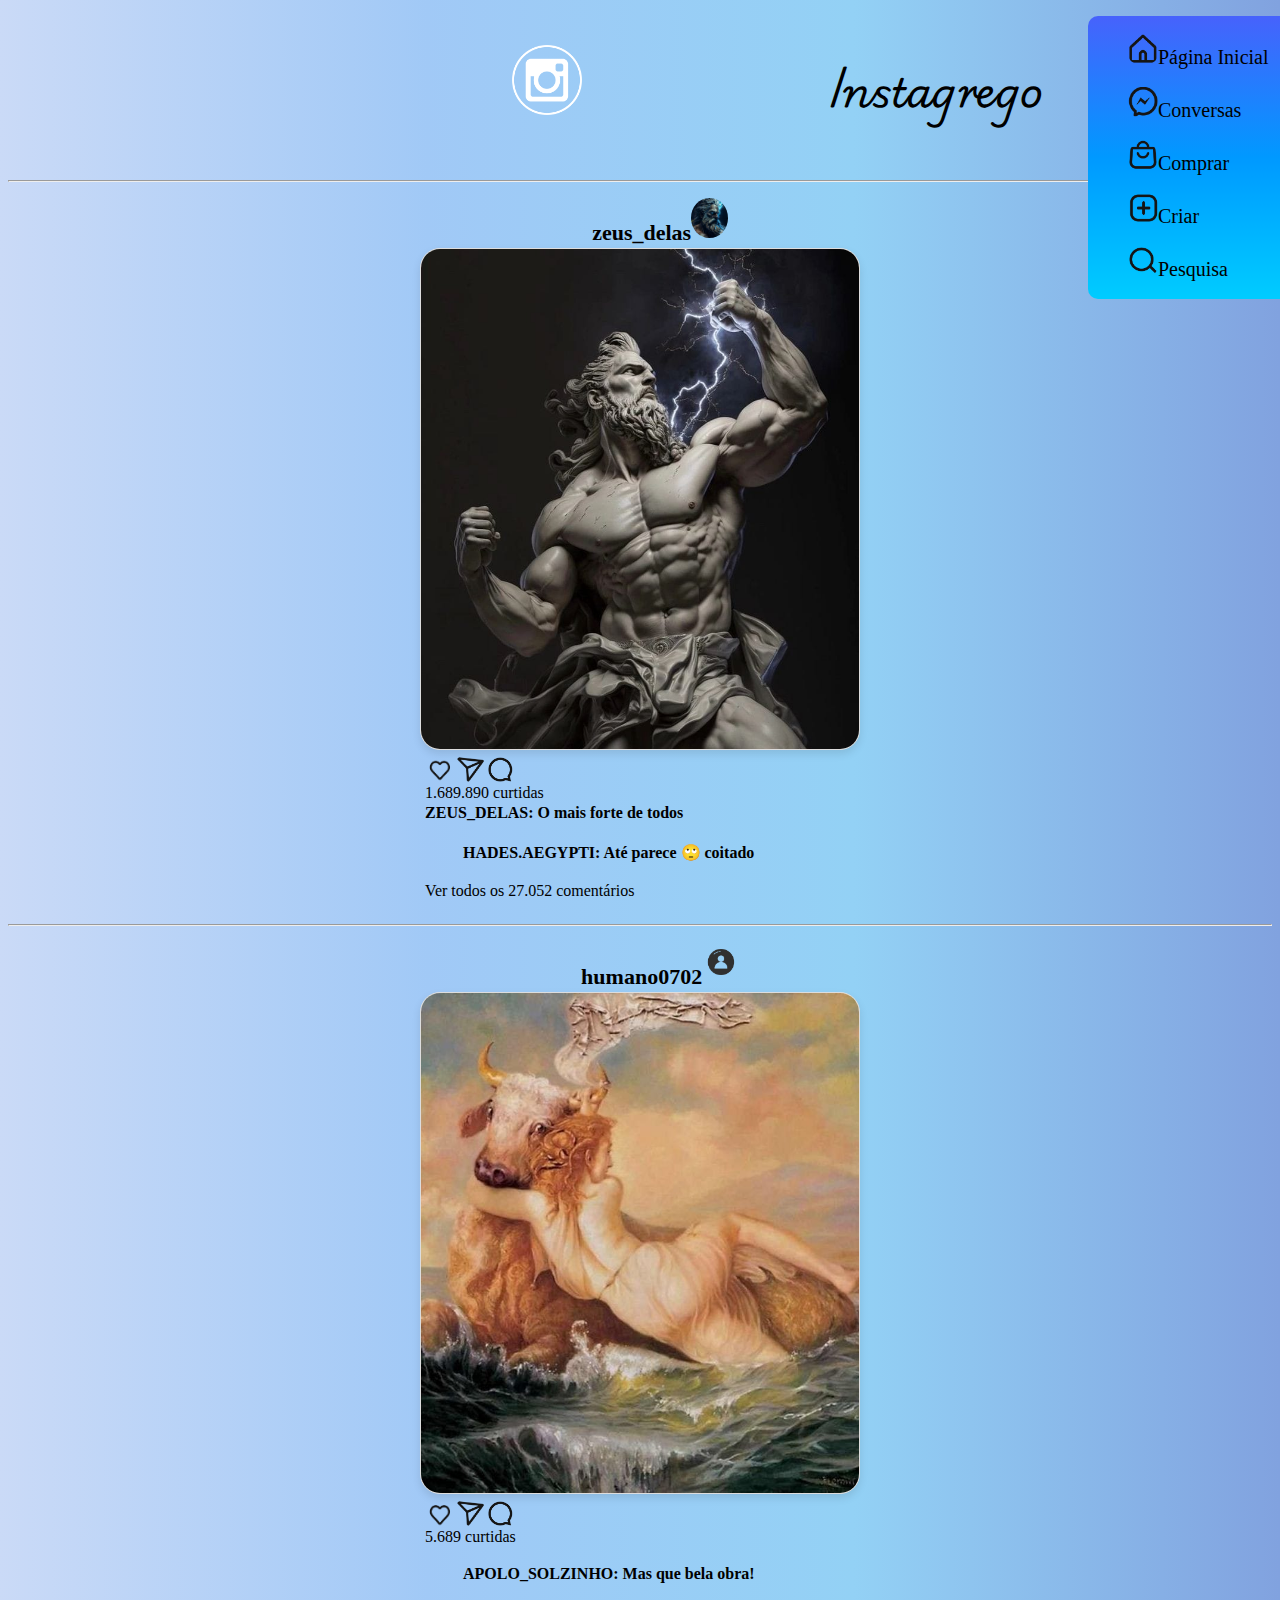
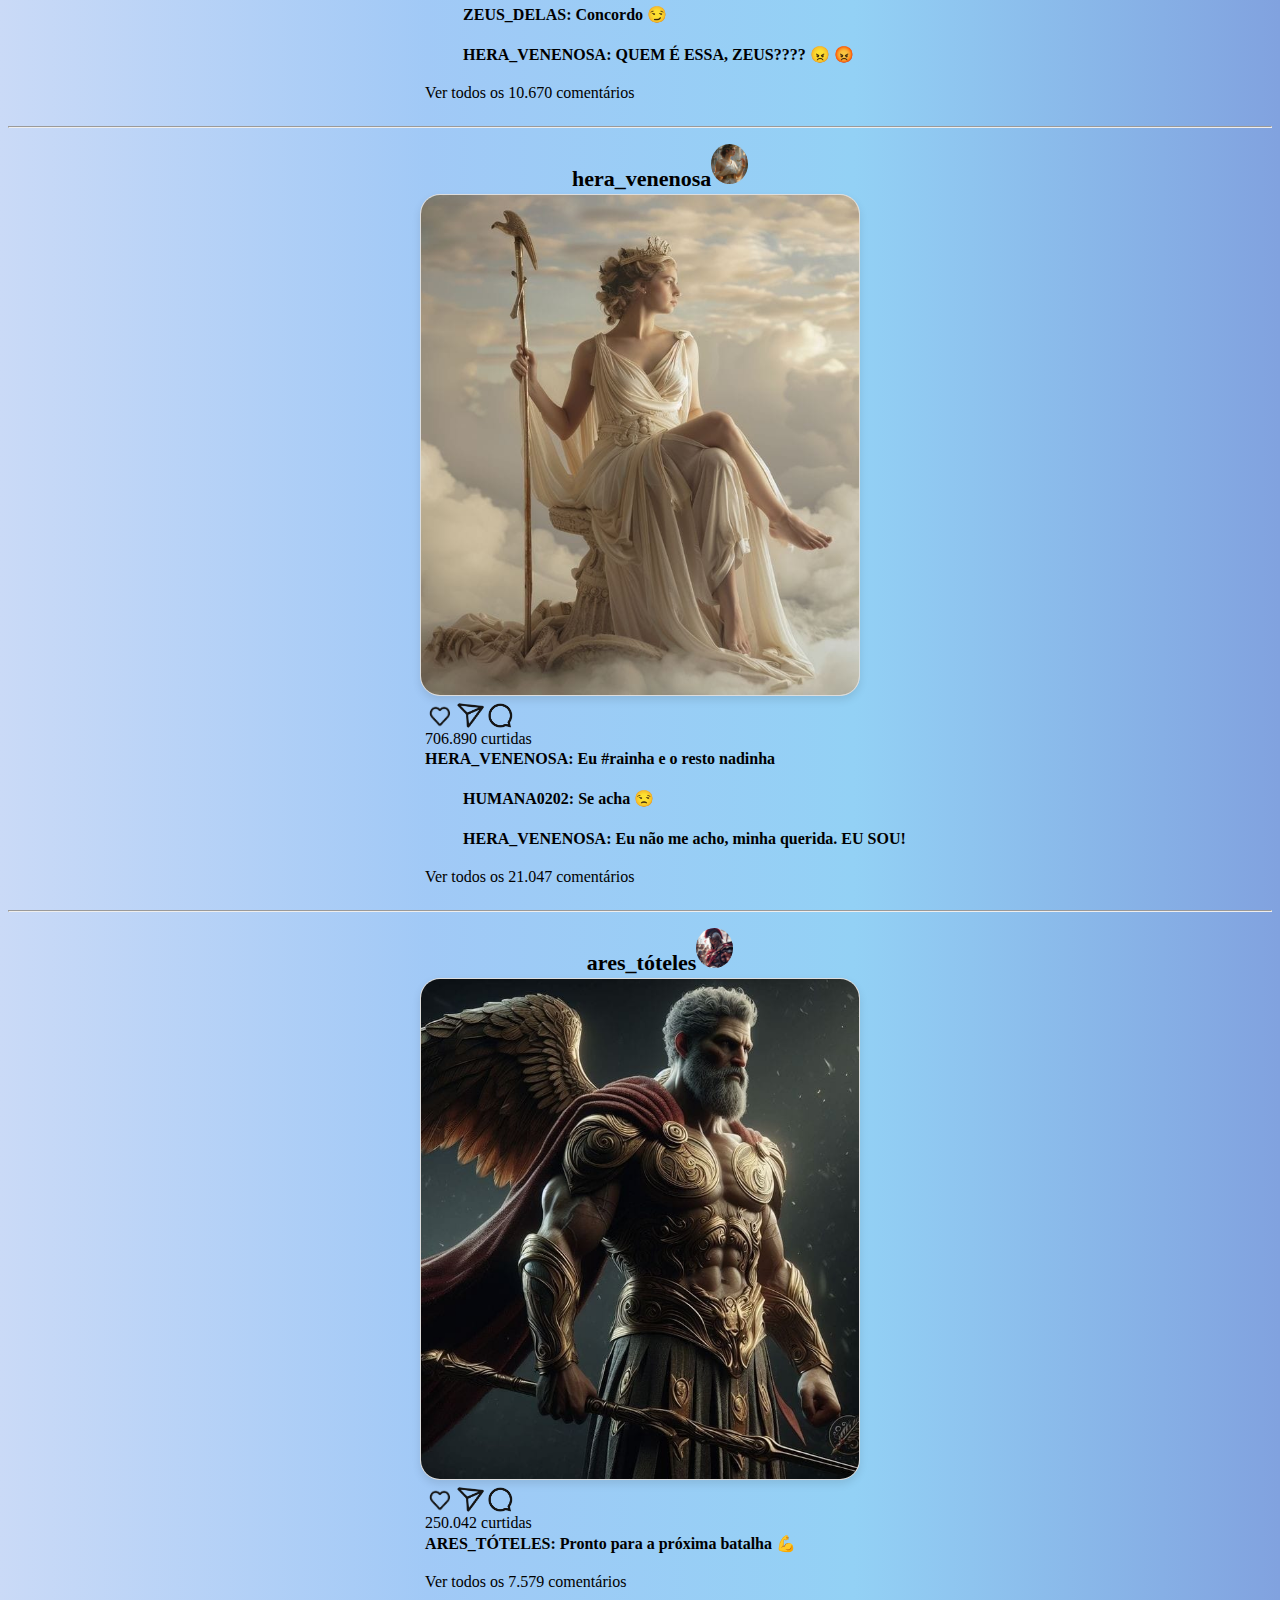
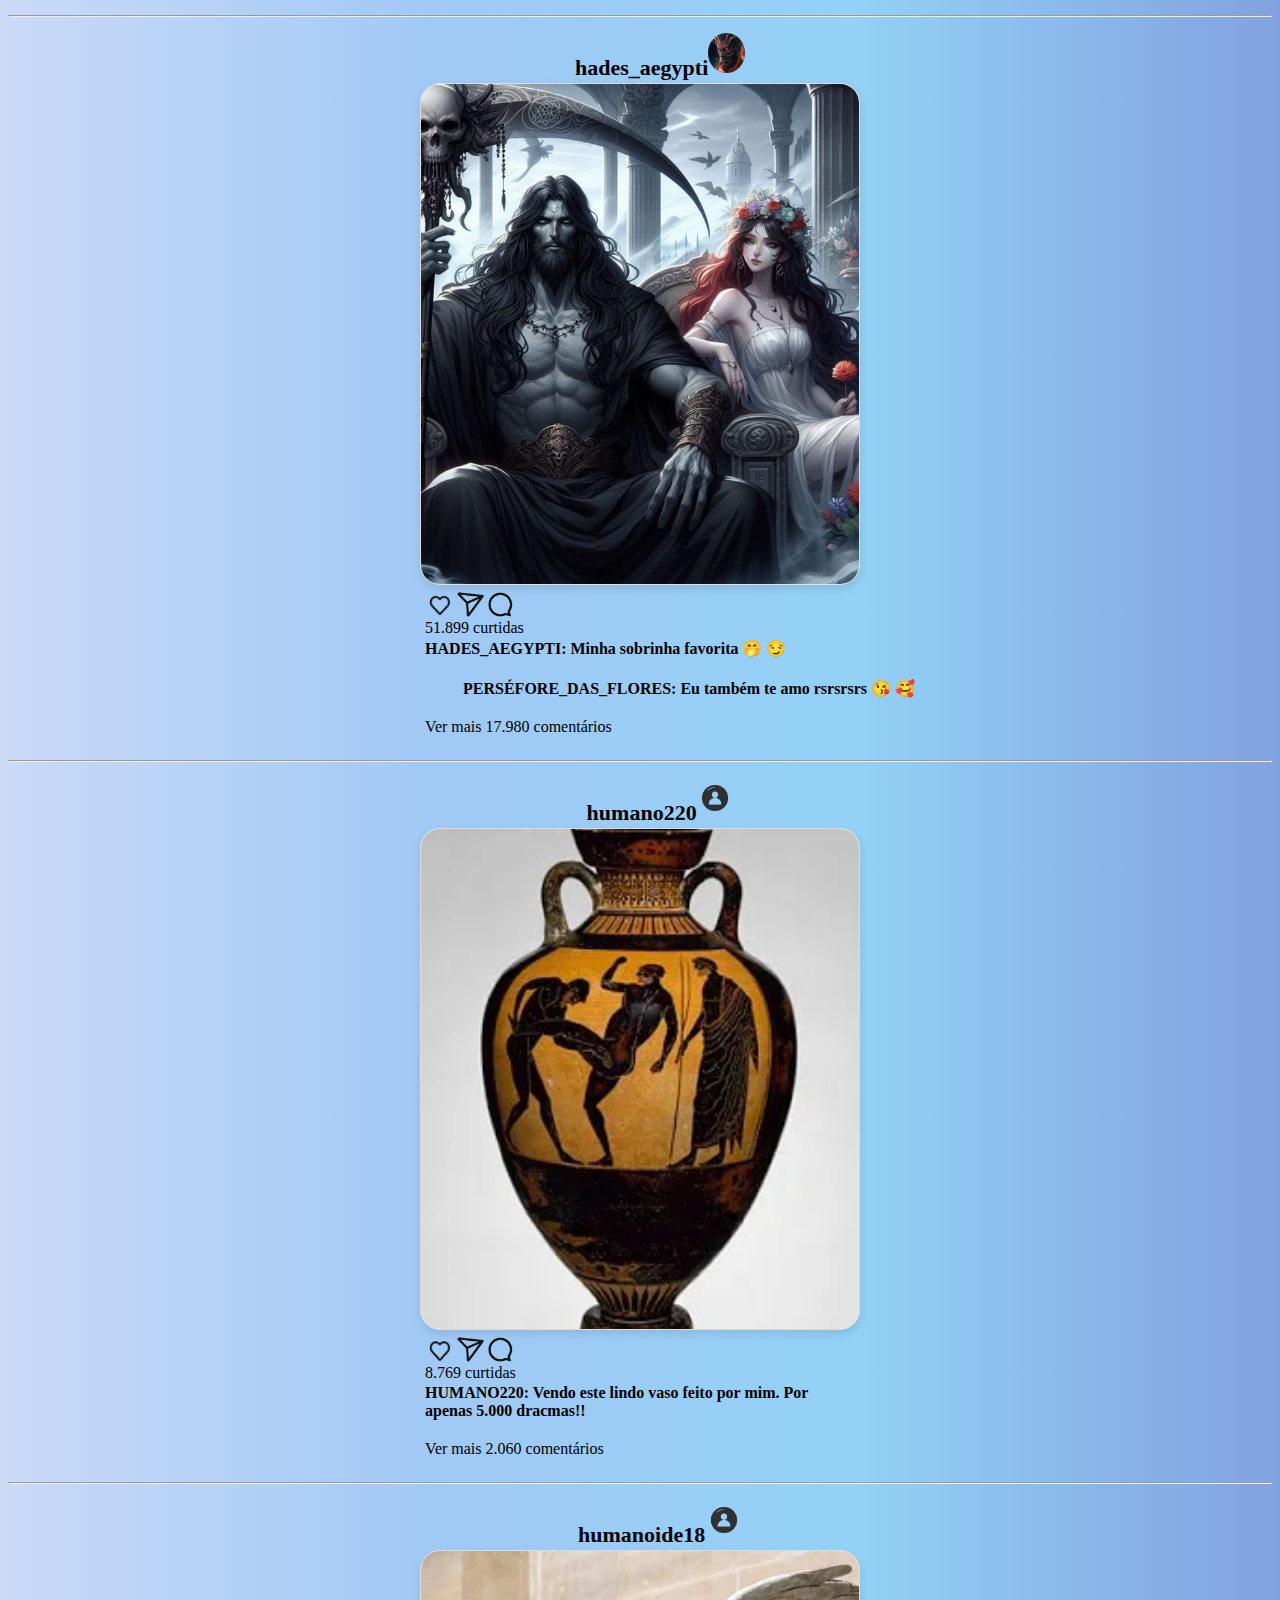
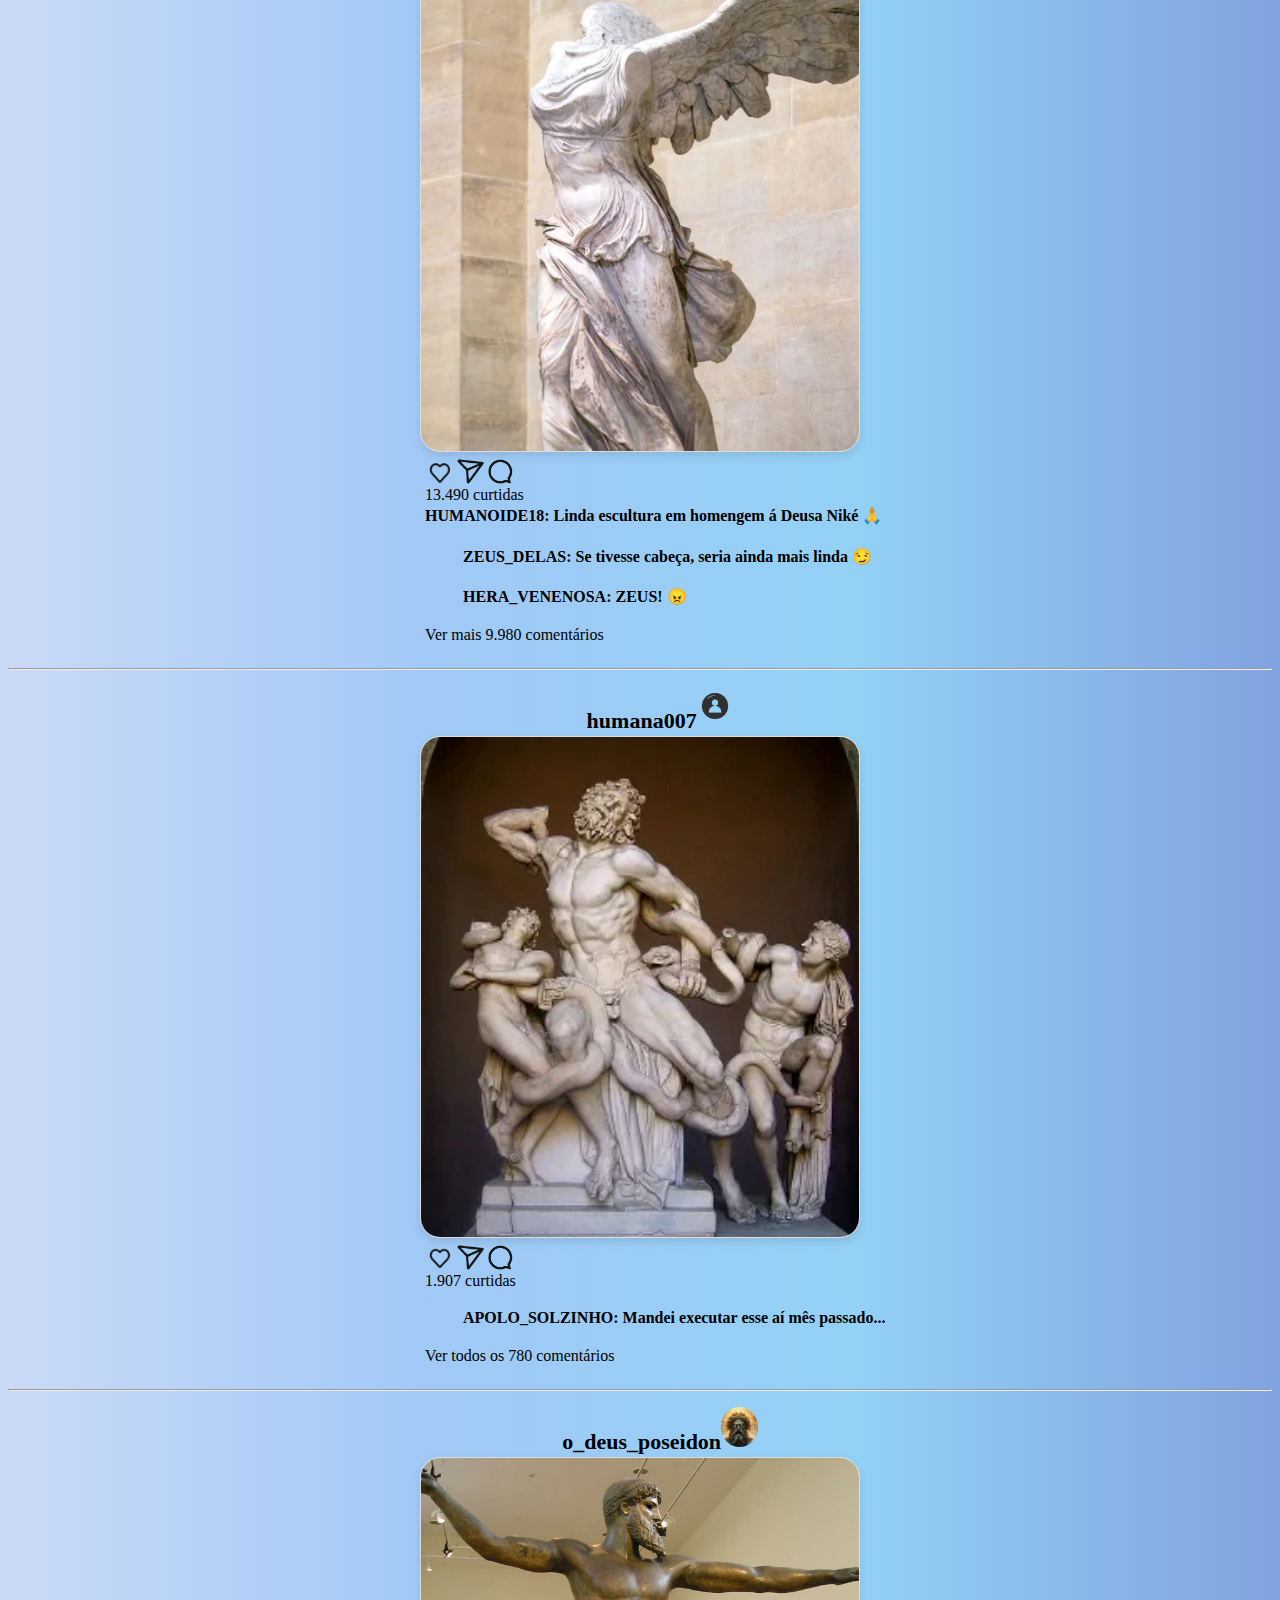
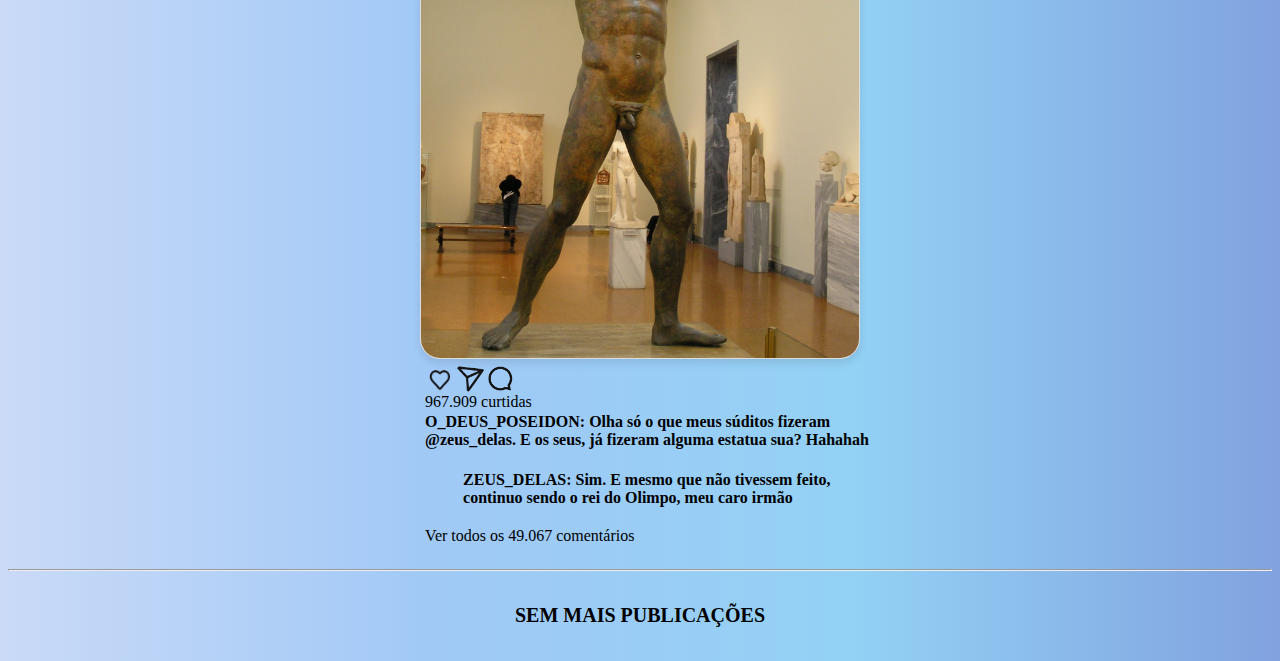
<file: index.html>
<!DOCTYPE html>
<html lang="en">
<head>
    <meta charset="UTF-8">
    <meta name="viewport" content="width=device-width, initial-scale=1.0">
    <link rel="stylesheet" href="./Instagrego/Página inicial/style/style.css">
    <link rel="icon" href="./Instagrego/Página inicial/img/ícone.png">
    <link rel="preconnect" href="https://fonts.gstatic.com" crossorigin>
<link href="https://fonts.googleapis.com/css2?family=Playwrite+AU+VIC:wght@100..400&display=swap" rel="stylesheet">
    <title>Instagrego</title>
</head>
<body>
    <img id="insta" src="./Instagrego/Página inicial/img/ícone.png" alt=""><h1>Instagrego</h1>
    <br>
        <ol>
            <br>
            <li><img src="./Instagrego/Página inicial/img/icon home.png" alt=""><a href="./index.html">Página Inicial</a></li>
            <br>
            <li><img src="./Instagrego/Página inicial/img/icon direct.png" alt=""><a href="./Conversas/direct.html">Conversas</a></li>
            <br>
            <li><img src="./Instagrego/Página inicial/img/icon compras.png" alt="">Comprar</li>
            <br>
            <li><img src="./Instagrego/Página inicial/img/icone publicar.png" alt="">Criar</li>
            <br>
            <li><img src="./Instagrego/Página inicial/img/icon pesquisa.png" alt="">Pesquisa</li>
            <br>
        </ol>
    <hr>
    <ul>
    <h3>zeus_delas</h3><img class="perfil" src="./Conversas/img/Zeus-perfil.jpg" alt="">
    </ul>
    <div>
        <img src="./Instagrego/Página inicial/img/zeus.jfif">
    </div>
    <section>
        <img src="./Instagrego/Página inicial/img/icon coração.png" alt="">
        <img src="./Instagrego/Página inicial/img/icon compartilhar.png" alt="">
        <img src="./Instagrego/Página inicial/img/icon comentário.png" alt="">
    </section>
    <p>1.689.890 curtidas</p>
    <h4 class="legenda">ZEUS_DELAS: O mais forte de todos</h4>
    <h4>HADES.AEGYPTI: Até parece &#128580; coitado</h4>
    <p>Ver todos os 27.052 comentários</p>
    <br>
    <hr>
    <ul>
        <h3>humano0702</h3><img class="perfil" src="./Instagrego/Página inicial/img/perfil 'humanos'.png" alt="">
    </ul>
    <div>
        <img src="./Instagrego/Página inicial/img/touro.jfif">
    </div>
    <section>
        <img src="./Instagrego/Página inicial/img/icon coração.png" alt="">
        <img src="./Instagrego/Página inicial/img/icon compartilhar.png" alt="">
        <img src="./Instagrego/Página inicial/img/icon comentário.png" alt="">
    </section>
    <p>5.689 curtidas</p>
    <h4>APOLO_SOLZINHO: Mas que bela obra!</h4>
    <h4>ZEUS_DELAS: Concordo &#128527;</h4>
    <h4>HERA_VENENOSA: QUEM É ESSA, ZEUS????  &#128544; &#128545;</h4>
    <p>Ver todos os 10.670 comentários</p>
    <br>
    <hr>
    <ul>
        <h3>hera_venenosa</h3><img class="perfil" src="./Conversas/img/Hera_perfil.jfif" alt="">
    </ul>
    <div>
        <img src="./Instagrego/Página inicial/img/hera.jfif">
    </div>
    <section>
        <img src="./Instagrego/Página inicial/img/icon coração.png" alt="">
        <img src="./Instagrego/Página inicial/img/icon compartilhar.png" alt="">
        <img src="./Instagrego/Página inicial/img/icon comentário.png" alt="">
    </section>
    <p>706.890 curtidas</p>
    <h4 class="legenda">HERA_VENENOSA: Eu #rainha e o resto nadinha</h4>
    <h4>HUMANA0202: Se acha &#128530;</h4>
    <h4>HERA_VENENOSA: Eu não me acho, minha querida. EU SOU!</h4>
    <p>Ver todos os 21.047 comentários</p>
    <br>
    <hr>
    <ul>
        <h3>ares_tóteles</h3><img class="perfil" src="./Conversas/img/Ares_perfil.jfif" alt="">
    </ul>
    <div>
        <img src="./Instagrego/Página inicial/img/ares.jfif">
    </div>
    <section>
        <img src="./Instagrego/Página inicial/img/icon coração.png" alt="">
        <img src="./Instagrego/Página inicial/img/icon compartilhar.png" alt="">
        <img src="./Instagrego/Página inicial/img/icon comentário.png" alt="">
    </section>
    <p>250.042 curtidas</p>
    <h4 class="legenda">ARES_TÓTELES: Pronto para a próxima batalha &#128170;</h4>
    <p>Ver todos os 7.579 comentários</p>
    <br>
    <hr>
    <ul>
    <h3>hades_aegypti</h3><img class="perfil" src="./Conversas/img/Hades_perfil.jfif" alt="">
    </ul>
    <div>
        <img src="./Instagrego/Página inicial/img/persefone e hades.jfif">
    </div>
    <section>
        <img src="./Instagrego/Página inicial/img/icon coração.png" alt="">
        <img src="./Instagrego/Página inicial/img/icon compartilhar.png" alt="">
        <img src="./Instagrego/Página inicial/img/icon comentário.png" alt="">
    </section>
    <p>51.899 curtidas</p>
    <h4 class="legenda">HADES_AEGYPTI: Minha sobrinha favorita &#129325; &#128527;</h4>
    <h4>PERSÉFORE_DAS_FLORES: Eu também te amo rsrsrsrs &#128536; &#129392;</h4>
    <p>Ver mais 17.980 comentários</p>
    <br>
    <hr>
    <ul>
        <h3>humano220</h3><img class="perfil" src="./Instagrego/Página inicial/img/perfil 'humanos'.png" alt="">
    </ul>
    <div>
        <img src="./Instagrego/Página inicial/img2/vaso.webp">
    </div>
    <section>
        <img src="./Instagrego/Página inicial/img/icon coração.png" alt="">
        <img src="./Instagrego/Página inicial/img/icon compartilhar.png" alt="">
        <img src="./Instagrego/Página inicial/img/icon comentário.png" alt="">
    </section>
    <p>8.769 curtidas</p>
    <h4 class="legenda">HUMANO220: Vendo este lindo vaso feito por mim. Por<br>
        apenas 5.000 dracmas!!</h4>
    <p>Ver mais 2.060 comentários</p>
    <br>
    <hr>
    <ul>
        <h3>humanoide18</h3><img class="perfil" src="./Instagrego/Página inicial/img/perfil 'humanos'.png" alt="">
    </ul>
    <div>
        <img src="./Instagrego/Página inicial/img2/asas.webp">
    </div>
    <section>
        <img src="./Instagrego/Página inicial/img/icon coração.png" alt="">
        <img src="./Instagrego/Página inicial/img/icon compartilhar.png" alt="">
        <img src="./Instagrego/Página inicial/img/icon comentário.png" alt="">
    </section>
    <p>13.490 curtidas</p>
    <h4 class="legenda">HUMANOIDE18: Linda escultura em homengem á Deusa Niké  &#128591;</h4>
    <h4>ZEUS_DELAS: Se tivesse cabeça, seria ainda mais linda &#128527;</h4>
    <h4>HERA_VENENOSA: ZEUS! &#128544; </h4>
    <p>Ver mais 9.980 comentários</p>
    <p></p>
    <br>
    <hr>
    <ul>
        <h3>humana007</h3><img class="perfil" src="./Instagrego/Página inicial/img/perfil 'humanos'.png" alt="">
    </ul>
    <div>
        <img src="./Instagrego/Página inicial/img2/laoconte.webp">
    </div>
    <section>
        <img src="./Instagrego/Página inicial/img/icon coração.png" alt="">
        <img src="./Instagrego/Página inicial/img/icon compartilhar.png" alt="">
        <img src="./Instagrego/Página inicial/img/icon comentário.png" alt="">
    </section>
    <p>1.907 curtidas</p>
    <h4>APOLO_SOLZINHO: Mandei executar esse aí mês passado...</h4>
    <p>Ver todos os 780 comentários</p>
    <br>
    <hr>
    <ul>
        <h3>o_deus_poseidon</h3><img class="perfil" src="./Instagrego/Página inicial/img/poseidon.jpg" alt="">
    </ul>
    <div>
        <img src="./Instagrego/Página inicial/img2/estatua 2.jpeg">
    </div>
    <section>
        <img src="./Instagrego/Página inicial/img/icon coração.png" alt="">
        <img src="./Instagrego/Página inicial/img/icon compartilhar.png" alt="">
        <img src="./Instagrego/Página inicial/img/icon comentário.png" alt="">
    </section>
    <p>967.909 curtidas</p>
    <h4 class="legenda">O_DEUS_POSEIDON: Olha só o que meus súditos fizeram <br> 
        @zeus_delas. E os seus, já fizeram alguma estatua sua? Hahahah</h4>
    <h4>ZEUS_DELAS: Sim. E mesmo que não tivessem feito, <br>
        continuo sendo o rei do Olimpo, meu caro irmão</h4>
    <p>Ver todos os 49.067 comentários</p>
    <br>
    <hr>
    <h5>SEM MAIS PUBLICAÇÕES</h5>

</body>
</html>
</file>
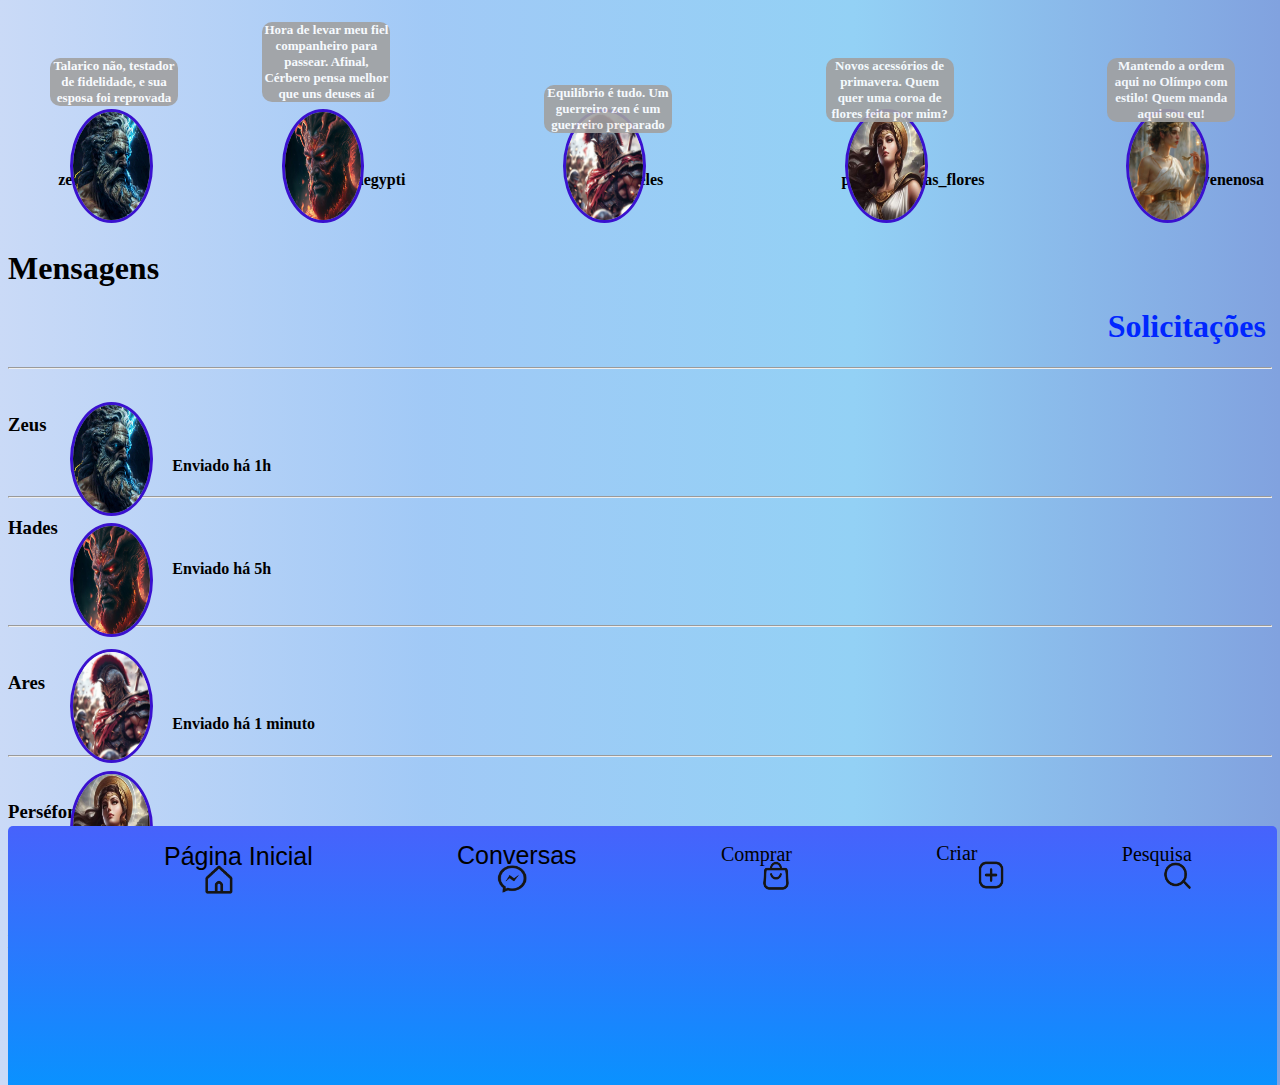
<file: Conversas/direct.html>
<!DOCTYPE html>
<html lang="en">
<head>
    <meta charset="UTF-8">
    <meta name="viewport" content="width=device-width, initial-scale=1.0">
    <title>Direct</title>
    <link rel="stylesheet" href="./css/style.css">
    <link rel="icon" href="../Instagrego/Página inicial/img/icon direct.png">
</head>
<body>
    <div class="nome">
    <h4 class="baixo">zeus_delas</h4>
    <h4 class="t">hades_aegypti</h4>
    <h4 class="b">ares_tóteles</h4>
    <h4 class="m">perséfone_das_flores</h4>
    <h4 class="e">hera_venenosa</h4>
    </div>

    <div>
        <img src="./img/Zeus-perfil.jpg" alt="">
        <h5> Talarico não, testador de fidelidade, e sua esposa foi reprovada</h5>
       
        <img class="hades_foto" src="./img/Hades_perfil.jfif" alt="">
        <h5 class="nth">Hora de levar meu fiel companheiro para passear. Afinal, Cérbero pensa melhor que uns deuses aí</h5>
        
        <img class="ares_foto" src="./img/Ares_perfil.jfif" alt="">
        <h5 class="nta">Equilíbrio é tudo. Um guerreiro zen é um guerreiro preparado</h5>
       
        <img class="perse_perfil" src="./img/Perséfone_perfil.jfif" alt="">
        <h5 class="ntp">Novos acessórios de primavera. Quem quer uma coroa de flores feita por mim?</h5>
       
        <img class="hera_perfil" src="./img/Hera_perfil.jfif" alt="">
        <h5 class="nts">Mantendo a ordem aqui no Olímpo com estilo! Quem manda aqui sou eu!  </h5>
        
    </div>
    <br>
    <div>
        <h1>Mensagens</h1>
        <h1 class="soli">Solicitações</h1>
        <hr>
        <br>
        <img class="msz" src="./img/Zeus-perfil.jpg" alt="">
        <h3>Zeus</h3>
        <h4>Enviado há 1h</h4>
        <hr>
        <img class="h" src="./img/Hades_perfil.jfif" alt="">
        <h3>Hades</h3>
        <h4>Enviado há 5h</h4>
        <br>
        <hr>
        <br>
        <img class="a" src="./img/Ares_perfil.jfif" alt="">
        <h3>Ares</h3>
        <h4>Enviado há 1 minuto</h4>
        <hr>
        <br>
        <img class="p" src="./img/Perséfone_perfil.jfif" alt="">
        <h3>Perséfone</h3>
        <h4>Enviado há 5 minutos</h4>
        <hr>
        <br>
        <img class="r" src="./img/Hera_perfil.jfif" alt="">
        <h3>Hera</h3>
        <h4>Enviado há 10 sem</h4>
    </div>
    <hr>
    <br>
    <hr>
    <br>
    <ol>
        <br>
        <li><img src="../Instagrego/Página inicial/img/icon home.png" alt=""><a href="../index.html">Página Inicial</a></li>
        <br>
        <li><img src="../Instagrego/Página inicial/img/icon direct.png" alt=""><a href="../Conversas/direct.html">Conversas</a></li>
        <br>
        <li><img src="../Instagrego/Página inicial/img/icon compras.png" alt="">Comprar</li>
        <br>
        <li><img src="../Instagrego/Página inicial/img/icone publicar.png" alt="">Criar</li>
        <br>
        <li><img src="../Instagrego/Página inicial/img/icon pesquisa.png" alt="">Pesquisa</li>
        <br>
    </ol>

</body>
</html>
</file>
<file: Instagrego/Página inicial/style/style.css>
body{
    background-image: linear-gradient(to right, rgb(202, 218, 247), rgba(93, 162, 240, 0.582), rgb(147, 209, 245), rgb(129, 162, 223));
}

ul{
    justify-content:center;
    display: flex;
    list-style: none;
    margin-bottom: -20px;
}
p{
    margin-left: 33%;
    margin-top: -1px;
    margin-bottom: -2px;
}
h5{
    font-size: 20px;
    text-align: center;
    justify-content: center;
}
li{
    list-style: none;
}
.legenda{
    margin-top: 4px;
    margin-left: 33%;
}
h4{
    margin-left: 36%;
}
h3{
    font-size: 22px;
}
ol img{
    width: 30px;
    height: 30px;
    position: relative;
}
ol{
    position: fixed;
    background-image: linear-gradient(rgb(71, 98, 252), rgb(0, 153, 255), rgb(0, 204, 255));
    width: 172px;
    border-radius: 10px;
    left: 85%;
    top: 0;
}
ol li{
    font-size: 20px;
}
ol a{
    text-decoration: none;
    color: black;
}
div{
    width: 33%;
    height: 480px;
    margin-bottom: 10px;
    padding: 10px;
    border-radius: 20px;
    margin: 0 auto 5px;
    border: 1px solid #ddd;
    overflow: hidden;
    position: relative;
    box-shadow: 0 4px 8px rgba(0, 0, 0, 0.1);
    background-color: #ffffff;
}
section{
    width: 30px;
    height: 30;
    display: flex;
    margin-left: 33%;
}
section img{
    width: 30px;
    height: 30;
    position: relative;
    
}
.perfil{
    position: relative;
    width: 3%;
    height: 40px;
    border-radius: 50%;
}
#insta{
    position: absolute;
    width: 70px;
    height: 70px;
    top: 5%;
    border: none;
    left: 40%;
    border-radius: 0%;
}
h1{
    font-family: "Playwrite AU VIC", cursive;
    font-weight:bolder;
    font-size:40px;
    margin-top: 50px;
    margin-left: 820px;

}

img{
    width: 100%;
    height: 100%;
    object-fit: cover;
    position: absolute;
    top: 0;
    left: 0;
    transform: none;
    border-radius: 10px;
}
</file>
<file: Conversas/css/style.css>
body{
    background-image: linear-gradient(to right, rgb(202, 218, 247), rgba(93, 162, 240, 0.582), rgb(147, 209, 245), rgb(129, 162, 223));
}
h5{
    background-color: rgb(161, 161, 161);
    font-size: small;
    position: absolute;
    width: 10%;
    color: #ffffff;
    text-align: center;
    border-radius: 10px;
    font-family: cursive;
    opacity: 0.9;
    top: 4%;
    left: 50px;
}
h3{
    color: rgb(0, 0, 0);
}

img{
    width: 6%;
    height: 12%;
    border-radius: 50%;
    border: solid 3px #3a11cf;
    position: absolute;
    top: 5%;
    margin-top: 5%;
    left: 70px;
}
a{
    color: rgb(0, 0, 0);
    font-size: 25px;
    text-decoration: none;
    font-family: 'Gill Sans', 'Gill Sans MT', Calibri, 'Trebuchet MS', sans-serif;
}
h4{
    color: rgb(0, 0, 0);
}
.nome{
    margin-right: 8px;
    display: flex;
    justify-content: space-between;
}

.hades_foto {
    left: 22%;
}

.nth {
    left: 20.5%;
    top: 0%;
}

.ares_foto {
    left: 44%;
}

.nta {
    left: 42.5%;
    top: 7%;
}

.perse_perfil {
    left: 66%;
}

.ntp {
    left: 64.5%;
}

.hera_perfil {
    left: 88%;
}

.nts {
    left: 86.5%;
}

.baixo{
    margin-top: 13%;
    margin-left: 4%;
}

.t{
    margin-top: 13%;
}

.b{
    margin-top: 13%;
}

.m{
    margin-top: 13%;
}

.e{
    margin-top: 13%;
}

h1{
    color: rgb(0, 0, 0);
}

.soli{
    color: rgb(0, 38, 255);
    margin-left: 87%;
}

h4{
    margin-left: 13%;
    top: 0%;
}

.msz{
    top: 37.5%;
}

.h{
    top: 51%;
}

.a{
    top: 65%;
}

.p{
    top: 78.5%;
}

.r{
    top: 92%;
}
ol img{
    width: 30px;
    height: 30px;
    position: relative;
    border: none;
    border-radius: 0%;
    margin-left: 1px;
}  
ol{
    height: 600px;
    justify-content: space-around;
    display: flex;
    position: fixed;
    background-image: linear-gradient(rgb(71, 98, 252), rgb(0, 153, 255), rgb(0, 204, 255));
    width: 96%;
    border-radius: 5px;
    top: 90%;
}
ol li{
    font-size: 20px;
}
ol a{
    text-decoration: none;
    color: black;
}
li{
    list-style: none;
}
</file>
